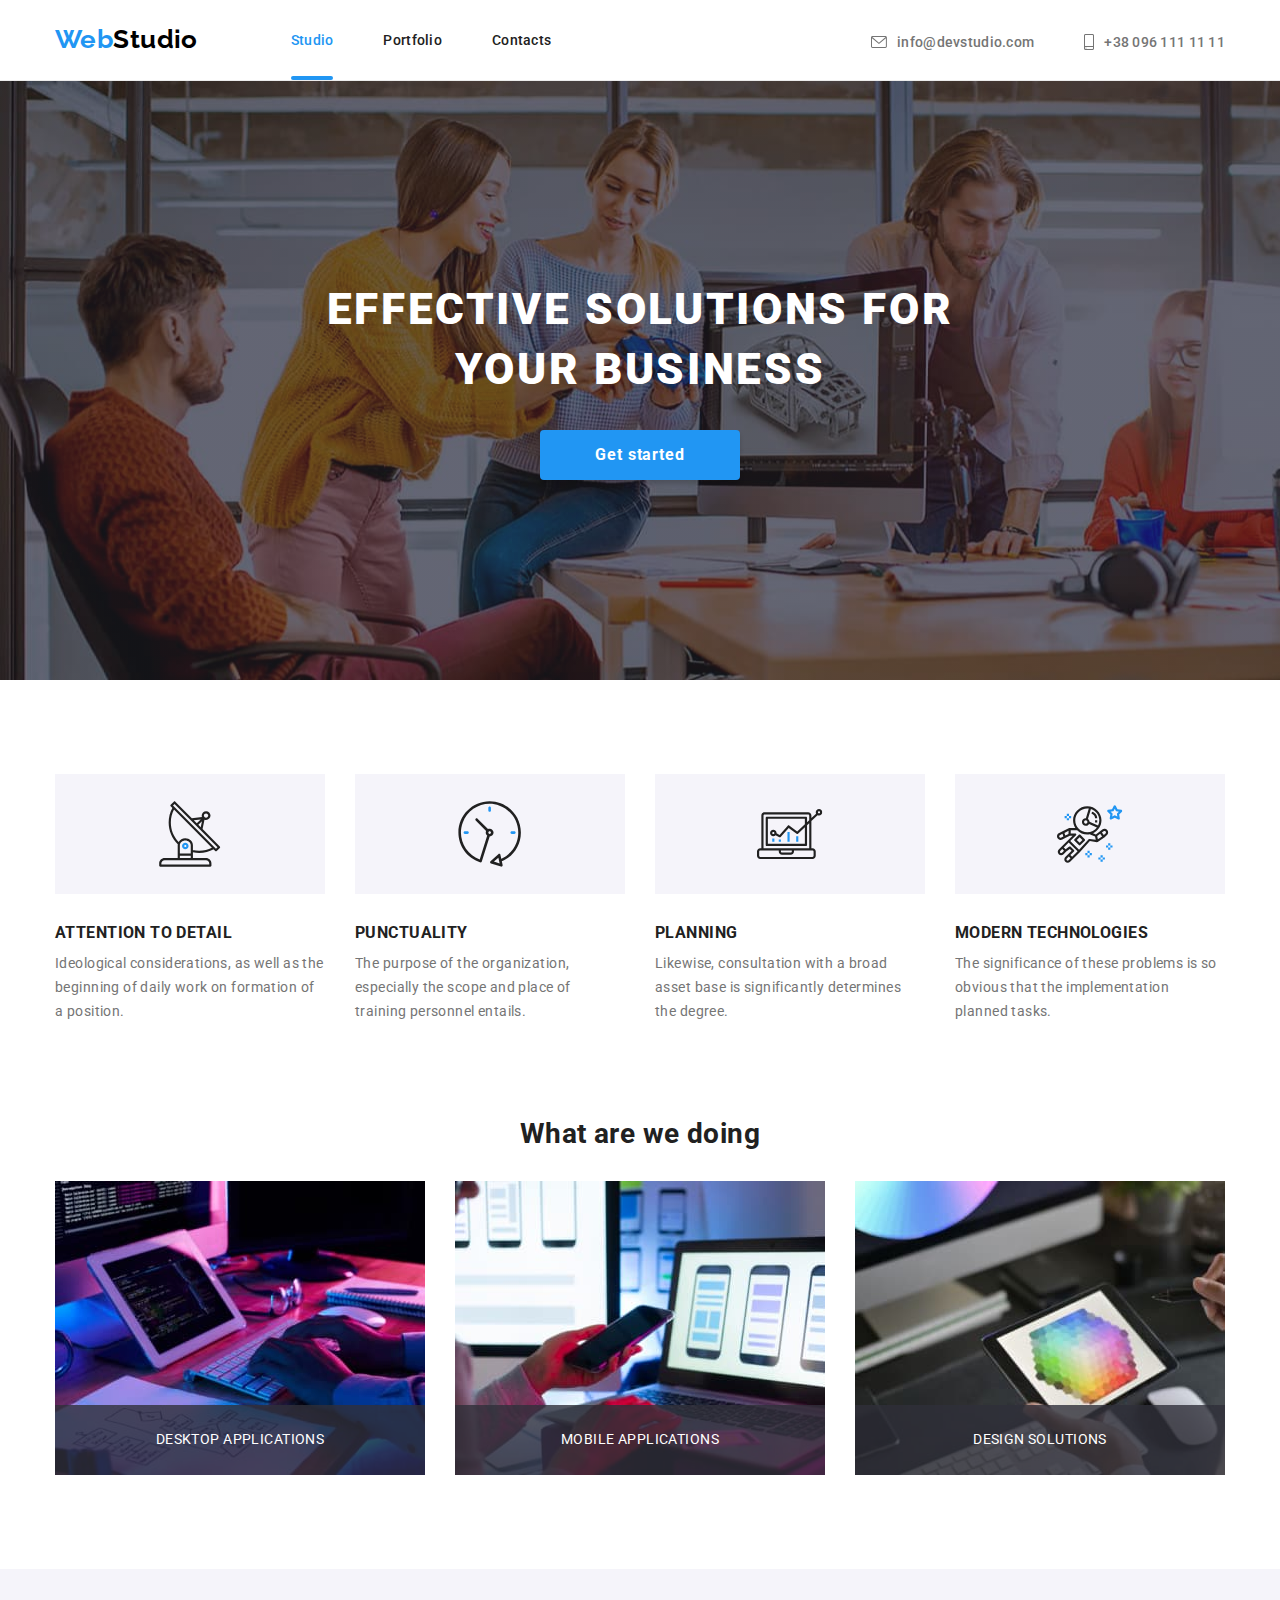
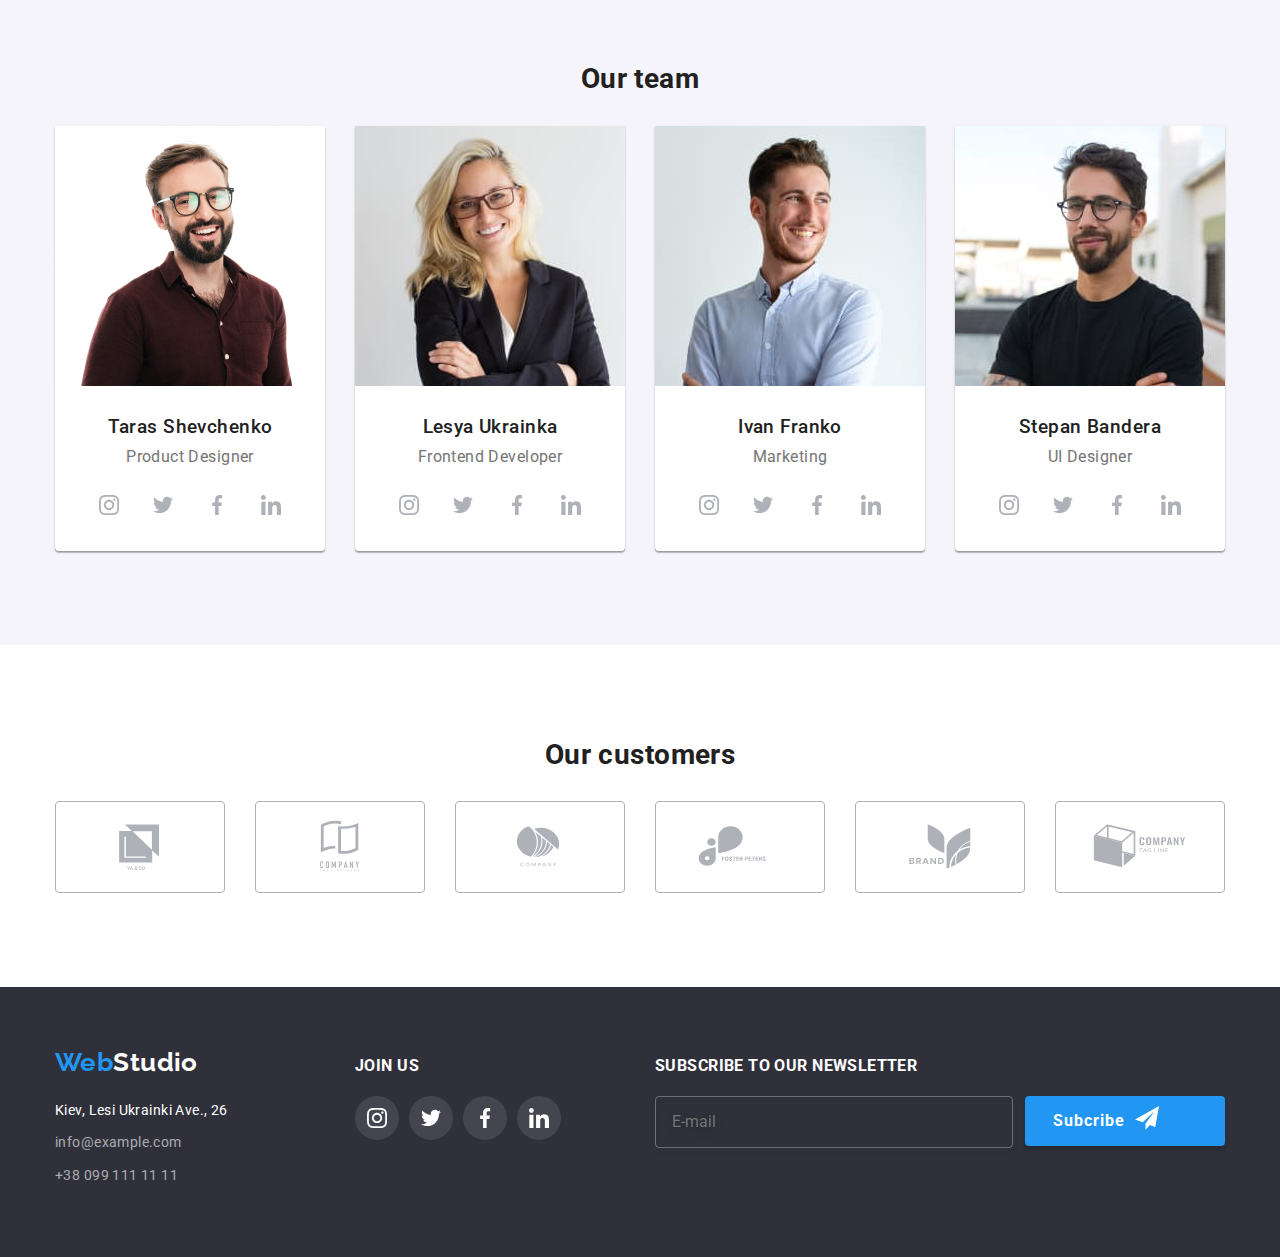
<file: index.html>
<!DOCTYPE html>
<html lang="ru">
  <head>
    <meta charset="UTF-8" />
    <meta name="viewport" content="width=device-width, initial-scale=1.0" />
    <title>WebStudio</title>

    <link rel="preconnect" href="https://fonts.gstatic.com" />
    <link
      href="https://fonts.googleapis.com/css2?family=Raleway:wght@700&family=Roboto:wght@400;500;700;900&display=swap"
      rel="stylesheet"
    />
    <link rel="stylesheet" href="./css/main.min.css" />
  </head>

  <body class="body" data-body >
    <header class="header">
      <div class="container header--container">
        <a href="./index.html" class="logo link logo--header-padding"
          ><span class="logo_color-accent">Web</span>Studio</a
        >

        <nav>
          <ul class="site-nav list site-nav--desktop">
            <li class="site-nav__item site-nav--active-menu">
              <a class="site-nav__link link" href="">Studio</a>
            </li>
            <li class="site-nav__item">
              <a class="site-nav__link link" href="./portfolio.html"
                >Portfolio</a
              >
            </li>

            <li class="site-nav__item">
              <a class="site-nav__link link" href="">Contacts</a>
            </li>
          </ul>
        </nav>

        <ul class="contact list">
          <li class="contact__item">
            <a class="contact__link contact__link-mail link" href="mailto:info@devstudio.com">
              <svg class="contact__icon-envelope">
                <use href="./images/icons.svg#icon-envelope"></use>
              </svg>
              info@devstudio.com</a
            >
          </li>
          <li class="contact__item">
            <a class="contact__link contact__link-tel link" href="tel:+380961111111">
              <svg class="contact__icon-phone">
                <use href="./images/icons.svg#icon-smartphone"></use>
              </svg>
              +38 096 111 11 11</a
            >
          </li>
        </ul>

        <button type="button" class="mobile-menu__button" data-menu-button data-menu-button-fixed>
          <svg
            class="mobile-menu__icon"
            width="40px"
            height="40px"
            aria-label="Переключатель мобильного меню"
            role="Переключатель мобильного меню"
            aria-expanded="false"
          >
            <use
              class="mobile-menu__icon-open"
              href="./images/icons.svg#icon-menu_open"
            ></use>
            <use
              class="mobile-menu__icon-close"
              href="./images/icons.svg#icon-menu_close"
            ></use>
          </svg>
        </button>

        <div class="mobile-menu" data-menu>
          <nav>
            <ul class="mobile-menu__list list site-nav--mobile">
              <li class="mobile-menu__item">
                <a class="mobile-menu__link link mobile-menu--active-menu" href="">Studio</a>
              </li>
              <li class="mobile-menu__item">
                <a class="mobile-menu__link link" href="./portfolio.html"
                  >Portfolio</a
                >
              </li>

              <li class="mobile-menu__item">
                <a class="mobile-menu__link link" href="">Contacts</a>
              </li>
            </ul>
          </nav>

          <ul class="mobile-menu_contact list">
            <li class="mobile-menu_contact__tel">
              <a
                class="mobile-menu_contact__link link"
                href="tel:+380961111111"
              >
                +38 096 111 11 11</a
              >
            </li>
            <li class="mobile-menu_contact__mail">
              <a
                class="mobile-menu_contact__link link"
                href="mailto:info@devstudio.com"
              >
                info@devstudio.com</a
              >
            </li>
          </ul>

          <ul class="list mobile-menu_social-list">
            <li class="mobile-menu_social-list__item">
              <a
                href=""
                class="mobile-menu_social-list__link link"
                rel="noopener noreferrer"
                >Instagram
              </a>
            </li>
            <li class="mobile-menu_social-list__item">
              <a
                href=""
                class="mobile-menu_social-list__link link"
                rel="noopener noreferrer"
              >
                Twitter
              </a>
            </li>
            <li class="mobile-menu_social-list__item">
              <a
                href=""
                class="mobile-menu_social-list__link link"
                rel="noopener noreferrer"
                >Facebook
              </a>
            </li>
            <li class="mobile-menu_social-list__item">
              <a
                href=""
                class="mobile-menu_social-list__link link"
                rel="noopener noreferrer"
              >
                LinkedIn
              </a>
            </li>
          </ul>
        </div>
      </div>
    </header>

    <main >
      <section class="hero hero--bg-image">
        <div class="container ">
          <h1 class="hero__title title-color">
            Effective solutions for your business
          </h1>

          <button class="button" type="button" data-modal-open data-menu-fixed>
            Get started
          
          </button>
        </div>
      </section>

      <section class="features">
        <div class="container">
          <h2 class="visually-hidden">Our advantages</h2>
          <ul class="features__list list">
            <li class="features__item">
              <div class="features__icon-block">
                <svg class="features__icon">
                  <use href="./images/icons.svg#icon-antenna"></use>
                </svg>
              </div>

              <h3 class="features__title title-color"> Attention to detail</h3>
              <p class="features-text">
                Ideological considerations, as well as the beginning of daily work on
                formation of a position.
              </p>
            </li>
            <li class="features__item">
              <div class="features__icon-block">
                <svg class="features__icon">
                  <use href="./images/icons.svg#icon-clock"></use>
                </svg>
              </div>
              <h3 class="features__title title-color">Punctuality</h3>
              <p class="features-text">
                The purpose of the organization, especially the scope and place of training
                personnel entails.
              </p>
            </li>
            <li class="features__item">
              <div class="features__icon-block">
                <svg class="features__icon">
                  <use href="./images/icons.svg#icon-diagram"></use>
                </svg>
              </div>
              <h3 class="features__title title-color">Planning</h3>
              <p class="features-text">
                Likewise, consultation with a broad asset base is significantly
                determines the degree.
              </p>
            </li>
            <li class="features__item">
              <div class="features__icon-block">
                <svg class="features__icon">
                  <use href="./images/icons.svg#icon-astronaut"></use>
                </svg>
              </div>
              <h3 class="features__title title-color">
                Modern technologies
              </h3>
              <p class="features-text">
                The significance of these problems is so obvious that the implementation
                planned tasks.
              </p>
            </li>
          </ul>
        </div>
      </section>

      <section class="occupation">
        <div class="container">
          <h2 class="section-title title-color">What are we doing</h2>

          <ul class="list occupation__list flex">
            <li class="occupation__item">
             <picture>
								<source
									srcset="
										./images/occupation/occupation-1desktop.jpg    1x,
										./images/occupation/occupation-1desktop@2x.jpg 2x
									"
									media="(min-width: 1200px)" />

								<img
									src="./images/occupation/occupation-1desktop.jpg"
									width="370"
									alt="creating-a-site"
							/></picture>
              <p class="occupation__text title_bg-dark">
                Desktop applications
              </p>
            </li>
            <li class="occupation__item">
              <source
									srcset="
										./images/occupation/occupation-2desktop.jpg    1x,
										./images/occupation/occupation-2desktop@2x.jpg 2x
									"
									media="(min-width: 1200px)" />
								<img
									src="./images/occupation/occupation-2desktop.jpg"
									width="370"
									alt="creating-a-web-app"
							/></picture>
              <p class="occupation__text title_bg-dark">Mobile applications</p>
            </li>
            <li class="occupation__item">
              <picture>
								<source
									srcset="
										./images/occupation/occupation-3desktop.jpg    1x,
										./images/occupation/occupation-3desktop@2x.jpg 2x
									"
									media="(min-width: 1200px)" />
								<img
									src="./images/occupation/occupation-3desktop.jpg"
									width="370"
									alt="stylization-web-app"
							/></picture>
              <p class="occupation__text title_bg-dark">Design solutions</p>
            </li>
          </ul>
        </div>
      </section>

      <section class="team">
        <div class="container">
          <h2 class="section-title title-color">Our team</h2>
          <ul class="list team__list">
            <li class="team__item">
              <picture>
								<source
									srcset="
										./images/team/desktop/team-1desktop.jpg    1x,
										./images/team/desktop/team-1desktop@2x.jpg 2x
									"
									media="(min-width: 1200px)" />

								<source
									srcset="
										./images/team/tablet/team-1tablet.jpg  1x,
										./images/team/tablet/team-1tablet@2x.jpg 2x
									"
									media="(min-width: 768px)" />

								<source
									srcset="
										./images/team/mobile/team-1mobile.jpg    1x,
										./images/team/mobile/team-1mobile@2x.jpg 2x
									"
									media="(max-width: 767.98px)" />

								<img
									src="./images/team/desktop/team-1desktop.jpg"
									width="450"
									alt="Игорь Демьяненко"
							/></picture>
              <div class="team-card">
                <h3 class="team-card__title title-color">Taras Shevchenko</h3>
                <p class="team-card__text" lang="en">Product Designer</p>

                <ul class="list social-list social-list--mobile">
                  <li class="social-list__item">
                    <a
                      href=""
                      class="social-list__link"
                      rel="noopener noreferrer"
                    >
                      <svg class="social-list__icon">
                        <use href="./images/icons.svg#icon-instagram"></use>
                      </svg>
                    </a>
                  </li>
                  <li class="social-list__item">
                    <a
                      href=""
                      class="social-list__link"
                      rel="noopener noreferrer"
                    >
                      <svg class="social-list__icon">
                        <use href="./images/icons.svg#icon-twitter"></use>
                      </svg>
                    </a>
                  </li>
                  <li class="social-list__item">
                    <a
                      href=""
                      class="social-list__link"
                      rel="noopener noreferrer"
                    >
                      <svg class="social-list__icon">
                        <use href="./images/icons.svg#icon-facebook"></use>
                      </svg>
                    </a>
                  </li>
                  <li class="social-list__item">
                    <a
                      href=""
                      class="social-list__link"
                      rel="noopener noreferrer"
                    >
                      <svg class="social-list__icon">
                        <use href="./images/icons.svg#icon-linkedin"></use>
                      </svg>
                    </a>
                  </li>
                </ul>
              </div>
            </li>

            <li class="team__item">
             <picture>
								<source
									srcset="
										./images/team/desktop/team-2desktop.jpg    1x,
										./images/team/desktop/team-2desktop@2x.jpg 2x
									"
									media="(min-width: 1200px)" />

								<source
									srcset="
										./images/team/tablet/team-2tablet.jpg  1x,
										./images/team/tablet/team-2tablet@2x.jpg 2x
									"
									media="(min-width: 768px)" />

								<source
									srcset="
										./images/team/mobile/team-2mobile.jpg    1x,
										./images/team/mobile/team-2mobile@2x.jpg 2x
									"
									media="(max-width: 767.98px)" />

							<img
								src="./images/team/desktop/team-2desktop.jpg"
								width="450"
								alt="Ольга Репина"
							/></picture>
              <div class="team-card">
                <h3 class="team-card__title title-color">Lesya Ukrainka</h3>
                <p class="team-card__text" lang="en">Frontend Developer</p>
                <ul class="list social-list">
                  <li class="social-list__item">
                    <a
                      href=""
                      class="social-list__link"
                      rel="noopener noreferrer"
                    >
                      <svg class="social-list__icon">
                        <use href="./images/icons.svg#icon-instagram"></use>
                      </svg>
                    </a>
                  </li>
                  <li class="social-list__item">
                    <a
                      href=""
                      class="social-list__link"
                      rel="noopener noreferrer"
                    >
                      <svg class="social-list__icon">
                        <use href="./images/icons.svg#icon-twitter"></use>
                      </svg>
                    </a>
                  </li>
                  <li class="social-list__item">
                    <a
                      href=""
                      class="social-list__link"
                      rel="noopener noreferrer"
                    >
                      <svg class="social-list__icon">
                        <use href="./images/icons.svg#icon-facebook"></use>
                      </svg>
                    </a>
                  </li>
                  <li class="social-list__item">
                    <a
                      href=""
                      class="social-list__link"
                      rel="noopener noreferrer"
                    >
                      <svg class="social-list__icon">
                        <use href="./images/icons.svg#icon-linkedin"></use>
                      </svg>
                    </a>
                  </li>
                </ul>
              </div>
            </li>
            <li class="team__item">
             <picture>
											<source
									srcset="
										./images/team/desktop/team-3desktop.jpg    1x,
										./images/team/desktop/team-3desktop@2x.jpg 2x
									"
									media="(min-width: 1200px)" />

								<source
									srcset="
										./images/team/tablet/team-3tablet.jpg  1x,
										./images/team/tablet/team-3tablet@2x.jpg 2x
									"
									media="(min-width: 768px)" />

								<source
									srcset="
										./images/team/mobile/team-3mobile.jpg    1x,
										./images/team/mobile/team-3mobile@2x.jpg 2x
									"
									media="(max-width: 767.98px)" />
							<img
								src="./images/team/desktop/team-3desktop.jpg"
								width="450"
								alt="Николай Тарасов"
							/></picture>
              <div class="team-card">
                <h3 class="team-card__title title-color">Ivan Franko</h3>
                <p class="team-card__text" lang="en">Marketing</p>
                <ul class="list social-list">
                  <li class="social-list__item">
                    <a
                      href=""
                      class="social-list__link"
                      rel="noopener noreferrer"
                    >
                      <svg class="social-list__icon">
                        <use href="./images/icons.svg#icon-instagram"></use>
                      </svg>
                    </a>
                  </li>
                  <li class="social-list__item">
                    <a
                      href=""
                      class="social-list__link"
                      rel="noopener noreferrer"
                    >
                      <svg class="social-list__icon">
                        <use href="./images/icons.svg#icon-twitter"></use>
                      </svg>
                    </a>
                  </li>
                  <li class="social-list__item">
                    <a
                      href=""
                      class="social-list__link"
                      rel="noopener noreferrer"
                    >
                      <svg class="social-list__icon">
                        <use href="./images/icons.svg#icon-facebook"></use>
                      </svg>
                    </a>
                  </li>
                  <li class="social-list__item">
                    <a
                      href=""
                      class="social-list__link"
                      rel="noopener noreferrer"
                    >
                      <svg class="social-list__icon">
                        <use href="./images/icons.svg#icon-linkedin"></use>
                      </svg>
                    </a>
                  </li>
                </ul>
              </div>
            </li>

            <li class="team__item">
             <picture>
								<source
								srcset="
									./images/team/desktop/team-4desktop.jpg    1x,
									./images/team/desktop/team-4desktop@2x.jpg 2x
								"
								media="(min-width: 1200px)" />

							<source
								srcset="
									./images/team/tablet/team-4tablet.jpg  1x,
									./images/team/tablet/team-4tablet@2x.jpg 2x
								"
								media="(min-width: 768px)" />

							<source
								srcset="
									./images/team/mobile/team-4mobile.jpg    1x,
									./images/team/mobile/team-4mobile@2x.jpg 2x
								"
								media="(max-width: 767.98px)" />
							<img
								src="./images/team/desktop/team-4desktop.jpg"
								width="450"
								alt="Михаил Ермаков"
							/></picture>
              <div class="team-card">
                <h3 class="team-card__title title-color">Stepan Bandera</h3>
                <p class="team-card__text" lang="en">UI Designer</p>
                <ul class="list social-list">
                  <li class="social-list__item">
                    <a
                      href=""
                      class="social-list__link"
                      rel="noopener noreferrer"
                    >
                      <svg class="social-list__icon">
                        <use href="./images/icons.svg#icon-instagram"></use>
                      </svg>
                    </a>
                  </li>
                  <li class="social-list__item">
                    <a
                      href=""
                      class="social-list__link"
                      rel="noopener noreferrer"
                    >
                      <svg class="social-list__icon">
                        <use href="./images/icons.svg#icon-twitter"></use>
                      </svg>
                    </a>
                  </li>
                  <li class="social-list__item">
                    <a
                      href=""
                      class="social-list__link"
                      rel="noopener noreferrer"
                    >
                      <svg class="social-list__icon">
                        <use href="./images/icons.svg#icon-facebook"></use>
                      </svg>
                    </a>
                  </li>
                  <li class="social-list__item">
                    <a
                      href=""
                      class="social-list__link"
                      rel="noopener noreferrer"
                    >
                      <svg class="social-list__icon">
                        <use href="./images/icons.svg#icon-linkedin"></use>
                      </svg>
                    </a>
                  </li>
                </ul>
              </div>
            </li>
          </ul>
        </div>
      </section>

      <section class="clients">
        <div class="container">
          <h2 class="section-title title-color">Our customers</h2>
          <ul class="list clients-list">
            <li class="clients-list__item">
              <a
                href=""
                class="clients-list__link"
                target="_blank"
                rel="noopener noreferrer"
              >
                <svg class="clients-list__icon">
                  <use class="icon" href="./images/icons.svg#icon-logo-1"></use>
                </svg>
              </a>
            </li>
            <li class="clients-list__item">
              <a
                href=""
                class="clients-list__link"
                target="_blank"
                rel="noopener noreferrer"
              >
                <svg class="clients-list__icon">
                  <use class="icon" href="./images/icons.svg#icon-logo-2"></use>
                </svg>
              </a>
            </li>
            <li class="clients-list__item">
              <a
                href=""
                class="clients-list__link"
                target="_blank"
                rel="noopener noreferrer"
              >
                <svg class="clients-list__icon">
                  <use class="icon" href="./images/icons.svg#icon-logo-3"></use>
                </svg>
              </a>
            </li>
            <li class="clients-list__item">
              <a
                href=""
                class="clients-list__link"
                target="_blank"
                rel="noopener noreferrer"
              >
                <svg class="clients-list__icon">
                  <use class="icon" href="./images/icons.svg#icon-logo-4"></use>
                </svg>
              </a>
            </li>
            <li class="clients-list__item">
              <a
                href=""
                class="clients-list__link"
                target="_blank"
                rel="noopener noreferrer"
              >
                <svg class="clients-list__icon">
                  <use class="icon" href="./images/icons.svg#icon-logo-5"></use>
                </svg>
              </a>
            </li>
            <li class="clients-list__item">
              <a
                href=""
                class="clients-list__link"
                target="_blank"
                rel="noopener noreferrer"
              >
                <svg class="clients-list__icon">
                  <use class="icon" href="./images/icons.svg#icon-logo-6"></use>
                </svg>
              </a>
            </li>
          </ul>
        </div>
      </section>
    </main>

    <footer class="footer">
      <div class="footer_container container">
        <div class="footer__item">
          <a
            href="./index.html"
            class="logo link logo--white footer__title--margin"
          >
            <span class="logo_color-accent">Web</span>Studio</a
          >

          <address class="address">
            <ul class="list address-list">
              <li class="address-list__item address-list--color-white">
                Kiev, Lesi Ukrainki Ave., 26
              </li>
              <li class="address-list__item item">
                <a
                  class="address-list__link link"
                  href="mailto:info@example.com"
                  >info@example.com</a
                >
              </li>
              <li class="address-list__item item">
                <a class="address-list__link link" href="tel:+380991111111"
                  >+38 099 111 11 11</a
                >
              </li>
            </ul>
          </address>
        </div>

        <div class="footer__item">
          <h3 class="title-color title_bg-dark footer__title--margin">
            Join us
          </h3>
          <ul class="list social-list">
            <li class="social-list__item">
              <a
                href=""
                class="social-list__link social-list_bg-color"
                target="_blank"
                rel="noopener noreferrer"
              >
                <svg class="social-list__icon social-list__icon--white">
                  <use href="./images/icons.svg#icon-instagram"></use>
                </svg>
              </a>
            </li>
            <li class="social-list__item">
              <a
                href=""
                class="social-list__link social-list_bg-color"
                target="_blank"
                rel="noopener noreferrer"
              >
                <svg class="social-list__icon social-list__icon--white">
                  <use href="./images/icons.svg#icon-twitter"></use>
                </svg>
              </a>
            </li>
            <li class="social-list__item">
              <a
                href=""
                class="social-list__link social-list_bg-color"
                target="_blank"
                rel="noopener noreferrer"
              >
                <svg class="social-list__icon social-list__icon--white">
                  <use href="./images/icons.svg#icon-facebook"></use>
                </svg>
              </a>
            </li>
            <li class="social-list__item">
              <a
                href=""
                class="social-list__link social-list_bg-color"
                target="_blank"
                rel="noopener noreferrer"
              >
                <svg class="social-list__icon social-list__icon--white">
                  <use href="./images/icons.svg#icon-linkedin"></use>
                </svg>
              </a>
            </li>
          </ul>
        </div>

        <div class="footer__item">
          <h3 class="title-color title_bg-dark footer__title--margin">
            Subscribe to our newsletter
          </h3>
          <form class="footer__form">
            <label class="footer__label">
              <input class="footer__input" name="email" placeholder="E-mail" />
            </label>

            <button class="button footer__btn--inline-flex" type="submit">
              Subcribe
              <svg class="footer__btn-icon">
                <use href="./images/icons.svg#icon-send"></use>
              </svg>
            </button>
          </form>
        </div>
      </div>
    </footer>

    <div class="backdrop is-hidden" data-modal>
      <div class="modal">
        <p class="title-color modal__title">
          Leave your details, we will call you back
        </p>
        <form class="form">
          <div class="form__field">
            <label for="user-name" class="form__label">
               <span class="form__text">Name</span>
            <div class="form__input-with-icon">
              <input
                type="text"
                class="form__input"
                name="user-name"
                id="user-name"
                required
              />
              <svg class="form__icon" width="18" height="18">
                <use href="./images/icons.svg#icon-person"></use>
              </svg>
            </div>
          </div>
           </label>

          <div class="form__field">
            <label for="user-tel" class="form__label">
              <span class="form__text">Phone </span> 
            <div class="form__input-with-icon">
              <input
                type="tel"
                class="form__input"
                name="user-tel"
                id="user-tel"
                required
              />
              <svg class="form__icon" width="18" height="18">
                <use href="./images/icons.svg#icon-phone-form"></use>
              </svg>
            </div>
          </div></label>

          <div class="form__field">
            <label for="user-mail" class="form__label">
               <span class="form__text">Почта</span> 
            <div class="form__input-with-icon">
              <input
                type="email"
                class="form__input"
                name="user-mail"
                id="user-mail"
                required
              />
              <svg class="form__icon" width="18" height="18">
                <use href="./images/icons.svg#icon-email"></use>
              </svg>
            </div>
          </div>
          </label>

          <div class="form__field form__field--margin-bottom">
            <label for="user-form__comment" class="form__label"
              >
               <span class="form__text"> Comment</span>
            
            <textarea
              class="form__input form__comment"
              name="form__comment"
              id="user-form__comment"
              cols="30"
              rows="6"
              placeholder="Введите текст"
            ></textarea>
          </div>
</label>
          <div class="form__field--checkbox">
            <label class="form-label--checkbox" for="checkbox">
              <input
                class="form__checkbox visually-hidden"
                type="checkbox"
                name="check-agreement"
                id="checkbox"
              />
              <svg class="form__check-icon" width="16" height="15">
                <use href="./images/icons.svg#icon-check"></use>
              </svg>
              <span class="form__checkbox-text"
                >I agree with the newsletter and accept
                <a class="form__checkbox-link link" href="">Agreement conditions</a>
              </span>
            </label>
          </div>

          <button class="button form__btn-modal" type="submit">
            Send
          </button>
        </form>

        <button class="modal__btn-close" type="button" data-modal-close>
          <svg class="modal__icon-close">
            <use href="./images/icons.svg#icon-close"></use>
          </svg>
        </button>
      </div>
    </div>

    <script src="./js/modal.js"></script>

    <script src="./js/mobile-menu.js"></script>
  </body>
</html>
</file>
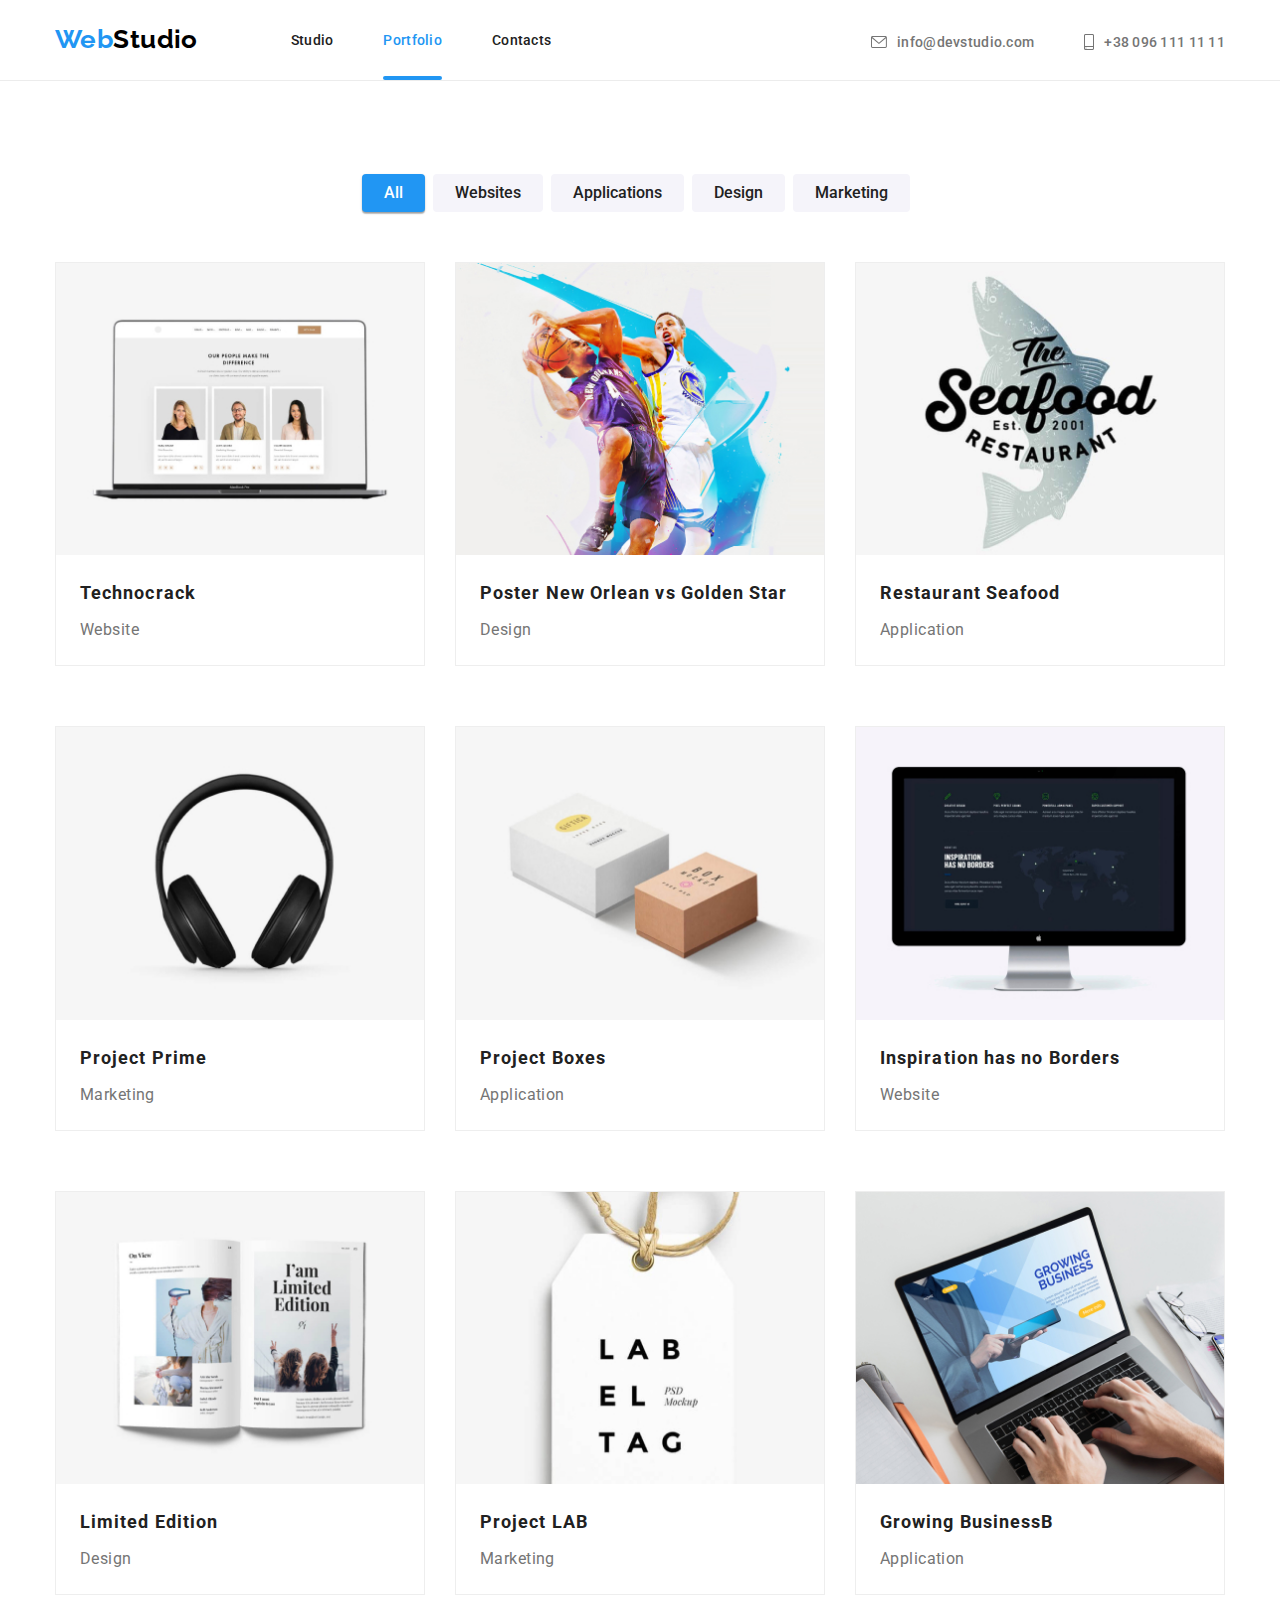
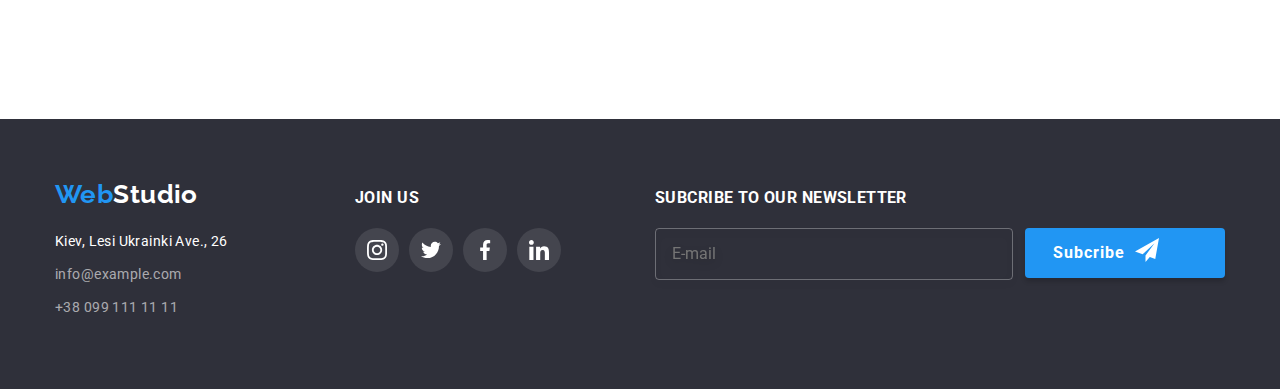
<file: portfolio.html>
<!DOCTYPE html>
<html lang="ru">
  <head>
    <meta charset="UTF-8" />
    <meta name="viewport" content="width=device-width, initial-scale=1.0" />

    <title>Portfolio</title>

    <link rel="preconnect" href="https://fonts.gstatic.com" />
    <link
      href="https://fonts.googleapis.com/css2?family=Raleway:wght@700&family=Roboto:wght@400;500;700;900&display=swap"
      rel="stylesheet"
    />
    <link rel="stylesheet" href="./css/main.min.css" />
  </head>
  <header class="header">
    <div class="container header--container">
      <a href="./index.html" class="logo link logo--header-padding"
        ><span class="logo_color-accent">Web</span>Studio</a
      >

      <nav>
        <ul class="site-nav list site-nav--desktop">
          <li class="site-nav__item">
            <a class="site-nav__link link" href="./index.html">Studio</a>
          </li>
          <li class="site-nav__item site-nav--active-menu">
            <a class="site-nav__link link" href="./portfolio.html">Portfolio</a>
          </li>

          <li class="site-nav__item">
            <a class="site-nav__link link" href="">Contacts</a>
          </li>
        </ul>
      </nav>

      <ul class="contact list">
        <li class="contact__item">
          <a class="contact__link link" href="mailto:info@devstudio.com">
            <svg class="contact__icon-envelope">
              <use href="./images/icons.svg#icon-envelope"></use>
            </svg>
            info@devstudio.com</a
          >
        </li>
        <li class="contact__item">
          <a class="contact__link link" href="tel:+380961111111">
            <svg class="contact__icon-phone">
              <use href="./images/icons.svg#icon-smartphone"></use>
            </svg>
            +38 096 111 11 11</a
          >
        </li>
      </ul>

      <button type="button" class="mobile-menu__button" data-menu-button>
        <svg
          class="mobile-menu__icon"
          width="40px"
          height="40px"
          aria-label="Переключатель мобильного меню"
          aria-expanded="false"
        >
          <use
            class="mobile-menu__icon-open"
            href="./images/icons.svg#icon-menu_open"
          ></use>
          <use
            class="mobile-menu__icon-close"
            href="./images/icons.svg#icon-menu_close"
          ></use>
        </svg>
      </button>

      <div class="mobile-menu" data-menu>
        <nav>
          <ul class="mobile-menu__list list site-nav--mobile">
            <li class="mobile-menu__item">
              <a class="mobile-menu__link link" href="">Studio</a>
            </li>
            <li class="mobile-menu__item">
              <a class="mobile-menu__link mobile-menu--active-menu link " href="./portfolio.html"
                >Portfolio</a
              >
            </li>

            <li class="mobile-menu__item">
              <a class="mobile-menu__link link" href="">Contacts</a>
            </li>
          </ul>
        </nav>

        <ul class="mobile-menu_contact list">
          <li class="mobile-menu_contact__tel">
            <a class="mobile-menu_contact__link link" href="tel:+380961111111">
              +38 096 111 11 11</a
            >
          </li>
          <li class="mobile-menu_contact__mail">
            <a
              class="mobile-menu_contact__link link"
              href="mailto:info@devstudio.com"
            >
              info@devstudio.com</a
            >
          </li>
        </ul>

        <ul class="list mobile-menu_social-list">
          <li class="mobile-menu_social-list__item">
            <a
              href=""
              class="mobile-menu_social-list__link link"
              rel="noopener noreferrer"
              >Instagram
            </a>
          </li>
          <li class="mobile-menu_social-list__item">
            <a
              href=""
              class="mobile-menu_social-list__link link"
              rel="noopener noreferrer"
            >
              Twitter
            </a>
          </li>
          <li class="mobile-menu_social-list__item">
            <a
              href=""
              class="mobile-menu_social-list__link link"
              rel="noopener noreferrer"
              >Facebook
            </a>
          </li>
          <li class="mobile-menu_social-list__item">
            <a
              href=""
              class="mobile-menu_social-list__link link"
              rel="noopener noreferrer"
            >
              LinkedIn
            </a>
          </li>
        </ul>
      </div>
    </div>
  </header>

  <body>
    <main>
      <section class="portfolio">
        <div class="container">
          <h1 class="visually-hidden">Our Works</h1>
          <ul class="filter-list filter-list--margin-bottom list">
            <li class="filter-list__item">
              <button
                class="filter-list__button filter-list--active-button"
                type="button"
              >
                All
              </button>
            </li>
            <li class="filter-list__item">
              <button class="filter-list__button" type="button">
                Websites
              </button>
            </li>
            <li class="filter-list__item">
              <button class="filter-list__button" type="button">
                Applications
              </button>
            </li>
            <li class="filter-list__item">
              <button class="filter-list__button" type="button">Design</button>
            </li>
            <li class="filter-list__item">
              <button class="filter-list__button" type="button">
                Marketing
              </button>
            </li>
          </ul>

          <ul class="portfolio_list list">
            <li class="portfolio__item">
              <a class="link portfolio__link" href="">
                <div class="overflow">
                  <picture>
                    <source
                      srcset="
                        ./images/portfolio/desktop/portfolio-1desktop.jpg    1x,
                        ./images/portfolio/desktop/portfolio-1desktop@2x.jpg 2x
                      "
                      media="(min-width: 1200px)" />
                    <source
                      srcset="
                        ./images/portfolio/tablet/portfolio-1tablet.jpg    1x,
                        ./images/portfolio/tablet/portfolio-1tablet@2x.jpg 2x
                      "
                      media="(min-width: 768px)" />
                    <source
                      srcset="
                        ./images/portfolio/mobile/portfolio-1mobile.jpg    1x,
                        ./images/portfolio/mobile/portfolio-1mobile@2x.jpg 2x
                      "
                      media="(max-width: 767.98px)" />
                    <img
                      src="./images/portfolio/desktop/portfolio-1desktop.jpg"
                      width="450"
                      alt=""
                  /></picture>
                  <div class="overlay">
                    russia is terrorist
                  </div>
                </div>
                <div class="portfolio-card">
                  <h2 class="portfolio-card__tittle title-color">Technocrack</h2>
                  <p class="portfolio-card__text">Website</p>
                </div>
              </a>
            </li>

            <li class="portfolio__item">
              <a class="link portfolio__link" href="">
                <div class="overflow">
                  <picture>
                    <source
                      srcset="
                        ./images/portfolio/desktop/portfolio-2desktop.jpg    1x,
                        ./images/portfolio/desktop/portfolio-2desktop@2x.jpg 2x
                      "
                      media="(min-width: 1200px)" />
                    <source
                      srcset="
                        ./images/portfolio/tablet/portfolio-2tablet.jpg    1x,
                        ./images/portfolio/tablet/portfolio-2tablet@2x.jpg 2x
                      "
                      media="(min-width: 768px)" />
                    <source
                      srcset="
                        ./images/portfolio/mobile/portfolio-2mobile.jpg    1x,
                        ./images/portfolio/mobile/portfolio-2mobile@2x.jpg 2x
                      "
                      media="(max-width: 767.98px)" />
                    <img
                      src="./images/portfolio/desktop/portfolio-2desktop.jpg"
                      width="450"
                      alt=""
                  /></picture>
                  <div class="overlay">
                    russia is terrorist
                  </div>
                </div>
                <div class="portfolio-card">
                  <h2 class="portfolio-card__tittle title-color">
                    Poster New Orlean vs Golden Star
                  </h2>
                  <p class="portfolio-card__text">Design</p>
                </div>
              </a>
            </li>

            <li class="portfolio__item">
              	<a class="link" href=""></a>
            
                <div class="overflow">
                  <picture>
										<source srcset="./images/portfolio/desktop/portfolio-3desktop.jpg 1x, ./images/portfolio/desktop/portfolio-3desktop@2x.jpg 2x" media="(min-width: 1200px)" />
										<source srcset="./images/portfolio/tablet/portfolio-3tablet.jpg 1x, ./images/portfolio/tablet/portfolio-3tablet@2x.jpg 2x" media="(min-width: 768px)" />
										<source srcset="./images/portfolio/mobile/portfolio-3mobile.jpg 1x, ./images/portfolio/mobile/portfolio-3mobile@2x.jpg 2x" media="(max-width: 767.98px)" />
										<img
										src="./images/portfolio/desktop/portfolio-3desktop.jpg"
										width="450"
										alt=""
									/></picture>
                  <div class="overlay">
                    russia is terrorist
                  </div>
                </div>
                <div class="portfolio-card">
                  <h2 class="portfolio-card__tittle title-color">
                    Restaurant Seafood
                  </h2>
                  <p class="portfolio-card__text">Application</p>
                </div>
              </a>
            </li>

            <li class="portfolio__item">
              	<a class="link" href=""></a>
           
                <div class="overflow">
                  <picture>
										<source srcset="./images/portfolio/desktop/portfolio-4desktop.jpg 1x, ./images/portfolio/desktop/portfolio-4desktop@2x.jpg 2x" media="(min-width: 1200px)" />
										<source srcset="./images/portfolio/tablet/portfolio-4tablet.jpg 1x, ./images/portfolio/tablet/portfolio-4tablet@2x.jpg 2x" media="(min-width: 768px)" />
										<source srcset="./images/portfolio/mobile/portfolio-4mobile.jpg 1x, ./images/portfolio/mobile/portfolio-4mobile@2x.jpg 2x" media="(max-width: 767.98px)" />
										<img
										src="./images/portfolio/desktop/portfolio-4desktop.jpg"
										width="450"
										alt=""
									/></picture>
                  <div class="overlay">
                    russia is terrorist
                  </div>
                </div>
                <div class="portfolio-card">
                  <h2 class="portfolio-card__tittle title-color">
                    Project Prime
                  </h2>
                  <p class="portfolio-card__text">Marketing</p>
                </div>
              </a>
            </li>

            <li class="portfolio__item">
	<a class="link" href=""></a>
                <div class="overflow">
                         <picture>
										<source srcset="./images/portfolio/desktop/portfolio-5desktop.jpg 1x, ./images/portfolio/desktop/portfolio-5desktop@2x.jpg 2x" media="(min-width: 1200px)" />
										<source srcset="./images/portfolio/tablet/portfolio-5tablet.jpg 1x, ./images/portfolio/tablet/portfolio-5tablet@2x.jpg 2x" media="(min-width: 768px)" />
										<source srcset="./images/portfolio/mobile/portfolio-5mobile.jpg 1x, ./images/portfolio/mobile/portfolio-5mobile@2x.jpg 2x" media="(max-width: 767.98px)" />
										<img
										src="./images/portfolio/desktop/portfolio-5desktop.jpg"
										width="450"
										alt=""
									/></picture>
                  <div class="overlay">
                    russia is terrorist
                  </div>
                </div>
                <div class="portfolio-card">
                  <h2 class="portfolio-card__tittle title-color">
                    Project Boxes
                  </h2>
                  <p class="portfolio-card__text">Application</p>
                </div>
              </a>
            </li>

            <li class="portfolio__item">
              <a class="link portfolio__link" href="">
                <div class="overflow">
                  <picture>
										<source srcset="./images/portfolio/desktop/portfolio-6desktop.jpg 1x, ./images/portfolio/desktop/portfolio-6desktop@2x.jpg 2x" media="(min-width: 1200px)" />
										<source srcset="./images/portfolio/tablet/portfolio-6tablet.jpg 1x, ./images/portfolio/tablet/portfolio-6tablet@2x.jpg 2x" media="(min-width: 768px)" />
										<source srcset="./images/portfolio/mobile/portfolio-6mobile.jpg 1x, ./images/portfolio/mobile/portfolio-6mobile@2x.jpg 2x" media="(max-width: 767.98px)" />
										<img
										src="./images/portfolio/desktop/portfolio-6desktop.jpg"
										width="450"
										alt=""
									/></picture>
                  <div class="overlay">
                    russia is terrorist
                  </div>
                </div>
                <div class="portfolio-card">
                  <h2 class="portfolio-card__tittle title-color">
                    Inspiration has no Borders
                  </h2>
                  <p class="portfolio-card__text">Website</p>
                </div>
              </a>
            </li>

            <li class="portfolio__item">
              <a class="link portfolio__link" href="">
                <div class="overflow">
                 <picture>
										<source srcset="./images/portfolio/desktop/portfolio-7desktop.jpg 1x, ./images/portfolio/desktop/portfolio-7desktop@2x.jpg 2x" media="(min-width: 1200px)" />
										<source srcset="./images/portfolio/tablet/portfolio-7tablet.jpg 1x, ./images/portfolio/tablet/portfolio-7tablet@2x.jpg 2x" media="(min-width: 768px)" />
										<source srcset="./images/portfolio/mobile/portfolio-7mobile.jpg 1x, ./images/portfolio/mobile/portfolio-7mobile@2x.jpg 2x" media="(max-width: 767.98px)" />
										<img
										src="./images/portfolio/desktop/portfolio-7desktop.jpg"
										width="450"
										alt=""
									/></picture>
                  <div class="overlay">
                    russia is terrorist
                  </div>
                </div>
                <div class="portfolio-card">
                  <h2 class="portfolio-card__tittle title-color">
                    Limited Edition
                  </h2>
                  <p class="portfolio-card__text">Design</p>
                </div>
              </a>
            </li>

            <li class="portfolio__item">
              <a class="link portfolio__link" href="">
                <div class="overflow">
                 <picture>
										<source srcset="./images/portfolio/desktop/portfolio-8desktop.jpg 1x, ./images/portfolio/desktop/portfolio-8desktop@2x.jpg 2x" media="(min-width: 1200px)" />
										<source srcset="./images/portfolio/tablet/portfolio-8tablet.jpg 1x, ./images/portfolio/tablet/portfolio-8tablet@2x.jpg 2x" media="(min-width: 768px)" />
										<source srcset="./images/portfolio/mobile/portfolio-8mobile.jpg 1x, ./images/portfolio/mobile/portfolio-8mobile@2x.jpg 2x" media="(max-width: 767.98px)" />
										<img
										src="./images/portfolio/desktop/portfolio-8desktop.jpg"
										width="450"
										alt=""
									/></picture>
                  <div class="overlay">
                    russia is terrorist
                  </div>
                </div>
                <div class="portfolio-card">
                  <h2 class="portfolio-card__tittle title-color">Project LAB</h2>
                  <p class="portfolio-card__text">Marketing</p>
                </div>
              </a>
            </li>
            <li class="portfolio__item">
              <a class="link portfolio__link" href="">
                <div class="overflow">
                 <picture>
										<source srcset="./images/portfolio/desktop/portfolio-9desktop.jpg 1x, ./images/portfolio/desktop/portfolio-9desktop@2x.jpg 2x" media="(min-width: 1200px)" />
										<source srcset="./images/portfolio/tablet/portfolio-9tablet.jpg 1x, ./images/portfolio/tablet/portfolio-9tablet@2x.jpg 2x" media="(min-width: 768px)" />
										<source srcset="./images/portfolio/mobile/portfolio-9mobile.jpg 1x, ./images/portfolio/mobile/portfolio-9mobile@2x.jpg 2x" media="(max-width: 767.98px)" />
										<img
										src="./images/portfolio/desktop/portfolio-9desktop.jpg"
										width="450"
										alt=""
									/></picture>
                  <div class="overlay">
                    russia is terrorist
                  </div>
                </div>
                <div class="portfolio-card">
                  <h2 class="portfolio-card__tittle title-color"> Growing BusinessB</h2>
                  <p class="portfolio-card__text">Application</p>
                </div>
              </a>
            </li>
          </ul>
        </div>
      </section>
    </main>

    <footer class="footer">
      <div class="footer_container container">
        <div class="footer__item">
          <a
            href="./index.html"
            class="logo link logo--white footer__title--margin"
          >
            <span class="logo_color-accent">Web</span>Studio</a
          >

          <address class="address">
            <ul class="list address-list">
              <li class="address-list__item address-list--color-white">
                Kiev, Lesi Ukrainki Ave., 26
              </li>
              <li class="address-list__item item">
                <a
                  class="address-list__link link"
                  href="mailto:info@example.com"
                  >info@example.com</a
                >
              </li>
              <li class="address-list__item item">
                <a class="address-list__link link" href="tel:+380991111111"
                  >+38 099 111 11 11</a
                >
              </li>
            </ul>
          </address>
        </div>

        <div class="footer__item">
          <h3 class="title-color title_bg-dark footer__title--margin">
            Join us
          </h3>
          <ul class="list social-list">
            <li class="social-list__item">
              <a
                href=""
                class="social-list__link social-list_bg-color"
                target="_blank"
                rel="noopener noreferrer"
              >
                <svg class="social-list__icon social-list__icon--white">
                  <use href="./images/icons.svg#icon-instagram"></use>
                </svg>
              </a>
            </li>
            <li class="social-list__item">
              <a
                href=""
                class="social-list__link social-list_bg-color"
                target="_blank"
                rel="noopener noreferrer"
              >
                <svg class="social-list__icon social-list__icon--white">
                  <use href="./images/icons.svg#icon-twitter"></use>
                </svg>
              </a>
            </li>
            <li class="social-list__item">
              <a
                href=""
                class="social-list__link social-list_bg-color"
                target="_blank"
                rel="noopener noreferrer"
              >
                <svg class="social-list__icon social-list__icon--white">
                  <use href="./images/icons.svg#icon-facebook"></use>
                </svg>
              </a>
            </li>
            <li class="social-list__item">
              <a
                href=""
                class="social-list__link social-list_bg-color"
                target="_blank"
                rel="noopener noreferrer"
              >
                <svg class="social-list__icon social-list__icon--white">
                  <use href="./images/icons.svg#icon-linkedin"></use>
                </svg>
              </a>
            </li>
          </ul>
        </div>

        <div class="footer__item">
          <h3 class="title-color title_bg-dark footer__title--margin">
            Subcribe to our newsletter
          </h3>
          <form class="footer__form">
            <label class="footer__label">
              <input class="footer__input" name="email" placeholder="E-mail" />
            </label>

            <button class="button footer__btn--inline-flex" type="submit">
              Subcribe
              <svg class="footer__btn-icon">
                <use href="./images/icons.svg#icon-send"></use>
              </svg>
            </button>
          </form>
        </div>
      </div>
    </footer>

    <script src="./js/mobile-menu.js"></script>
  </body>
</html>
</file>
<file: css/main.min.css>
/*! modern-normalize v1.0.0 | MIT License | https://github.com/sindresorhus/modern-normalize */*,::after,::before{box-sizing:border-box}:root{-moz-tab-size:4;tab-size:4}html{line-height:1.15;-webkit-text-size-adjust:100%}body{margin:0}body{font-family:system-ui,-apple-system,'Segoe UI',Roboto,Helvetica,Arial,sans-serif,'Apple Color Emoji','Segoe UI Emoji'}hr{height:0;color:inherit}abbr[title]{text-decoration:underline dotted}b,strong{font-weight:bolder}code,kbd,pre,samp{font-family:ui-monospace,SFMono-Regular,Consolas,'Liberation Mono',Menlo,monospace;font-size:1em}small{font-size:80%}sub,sup{font-size:75%;line-height:0;position:relative;vertical-align:baseline}sub{bottom:-.25em}sup{top:-.5em}table{text-indent:0;border-color:inherit}button,input,optgroup,select,textarea{font-family:inherit;font-size:100%;line-height:1.15;margin:0}button,select{text-transform:none}[type=button],[type=reset],[type=submit],button{-webkit-appearance:button}::-moz-focus-inner{border-style:none;padding:0}:-moz-focusring{outline:1px dotted ButtonText}:-moz-ui-invalid{box-shadow:none}legend{padding:0}progress{vertical-align:baseline}::-webkit-inner-spin-button,::-webkit-outer-spin-button{height:auto}[type=search]{-webkit-appearance:textfield;outline-offset:-2px}::-webkit-search-decoration{-webkit-appearance:none}::-webkit-file-upload-button{-webkit-appearance:button;font:inherit}summary{display:list-item}:root{--prymary-color: #757575;--secondary-color: #212121;--accent-color: #2196f3;--dark-bg-color: #2f303a;--section-bg-color: #f5f4fa;--logo-header: #000000;--logo-footer-and-active-link-button: #ffffff;--icon-color: #afb1b8;--icon-color-hover: #ffffff;--time-drn: 250ms;--time-trans-fcn: cubic-bezier(0.4, 0, 0.2, 1);--grid-mrgn-left: 30px;--grid-mrgn-top: 30px;--grid-item: 3;--grid-indent: 30px}.social-list__link,.features__icon-block,.clients-list__link{display:flex;justify-content:center;align-items:center}section{width:100%;padding-top:60px;padding-bottom:60px}@media screen and (min-width: 768px){section{padding-top:94px;padding-bottom:94px}}.container{display:block;width:100%;margin-right:auto;margin-left:auto;padding-left:15px;padding-right:15px}@media screen and (min-width: 480px){.container{width:480px}}@media screen and (min-width: 768px){.container{width:768px}}@media screen and (min-width: 1200px){.container{width:1200px}}html{box-sizing:border-box}*,*::after,*::before{box-sizing:inherit}body{font-family:"Roboto", sans-serif;font-size:14px;font-weight:400;letter-spacing:0.03em;color:var(--prymary-color)}@media screen and (min-width: 768px){body{padding-top:80px}}body.is-fixed{position:fixed}h1,h2,h3,h4,h5,h6,p{margin:0;padding:0}img{display:block;max-width:100%;height:auto}.visually-hidden{position:absolute !important;clip:rect(1px 1px 1px 1px);clip:rect(1px, 1px, 1px, 1px);padding:0 !important;border:0 !important;height:1px !important;width:1px !important;overflow:hidden}.list{list-style-type:none;padding:0;margin:0}.link{text-decoration:none;color:inherit;transition:color var(--time-drn) var(--time-trans-fcn)}.link:hover,.link:focus{color:var(--accent-color)}.title-color{color:var(--secondary-color)}.section-title{font-weight:700;text-align:center;font-size:28px;line-height:1.17;margin-bottom:30px}.title_bg-dark{line-height:1.14;text-transform:uppercase;color:var(--logo-footer-and-active-link-button)}.button{display:block;text-align:center;margin-right:auto;margin-left:auto;padding:10px 28px;border:none;min-width:200px;height:50px;cursor:pointer;font-weight:700;font-size:16px;line-height:1.87;letter-spacing:0.06em;color:var(--logo-footer-and-active-link-button);border-color:var(--accent-color);background-color:var(--accent-color);box-shadow:0px 4px 4px rgba(0,0,0,0.15);border-radius:4px}.social-list{display:inline-flex}.social-list__item{margin-right:10px}.social-list__item:last-child{margin-right:0px}.social-list__link{background-size:contain;height:44px;width:44px;border-radius:50%;transition:background-color var(--time-drn) var(--time-trans-fcn)}.social-list__link:hover,.social-list__link:focus{background-color:var(--accent-color)}.social-list__link:hover:hover .social-list__icon,.social-list__link:hover:focus .social-list__icon,.social-list__link:focus:hover .social-list__icon,.social-list__link:focus:focus .social-list__icon{fill:var(--icon-color-hover)}.social-list__icon{width:20px;height:20px;fill:var(--icon-color);transition:fill var(--time-drn) var(--time-trans-fcn)}.social-list__icon--white{fill:var(--logo-footer-and-active-link-button)}.social-list_bg-color{background-color:rgba(255,255,255,0.1)}.logo{display:inline-block;font-family:"Raleway", sans-serif;font-size:24px;line-height:1.16;font-weight:700;color:var(--logo-header);transition:color var(--time-drn) var(--time-trans-fcn)}.logo--header-padding{padding-top:16px;padding-bottom:16px}.logo_color-accent{color:var(--accent-color)}.logo--white{color:var(--logo-footer-and-active-link-button)}@media screen and (min-width: 1200px){.logo{font-size:26px;line-height:1.2}}.site-nav{display:flex;margin-left:88px;margin-right:80px;font-size:12px;font-weight:500;line-height:1.15;letter-spacing:0.02em;color:var(--secondary-color)}@media screen and (max-width: 767px){.site-nav--desktop{display:none}}@media screen and (min-width: 1200px){.site-nav{margin-left:93px;font-size:14px}}.site-nav__item{margin-right:50px}.site-nav__item:last-child{margin-right:0px}.site-nav__link{display:block;padding-top:32px;padding-bottom:28px;transition:color var(--time-drn) var(--time-trans-fcn)}.site-nav--active-menu{color:var(--accent-color)}.site-nav--active-menu::after{content:"";display:block;height:4px;width:100%;background-color:var(--accent-color);border-radius:2px}.mobile-menu{display:none;padding-top:48px;padding-bottom:40px;padding-left:40px;padding-right:40px;position:fixed;top:0;left:0;width:100%;height:100%;background-color:#fff;z-index:10;overflow:hidden;font-weight:500;letter-spacing:0.02em}@media screen and (min-width: 768px){.mobile-menu{display:none}}@media screen and (max-width: 768px){.mobile-menu.is-open{display:flex;flex-direction:column;justify-content:space-between}}.mobile-menu__button{position:relative;height:40px;width:40px;padding-top:10px;padding-bottom:10px;border:none;padding:0;margin-top:10px;margin-bottom:10px;background-color:transparent;transition:fill var(--time-drn) var(--time-trans-fcn)}.mobile-menu__button:active,.mobile-menu__button:focus{fill:var(--accent-color)}.mobile-menu__button.is-open{position:absolute;top:0;right:15px;z-index:100}.mobile-menu__button.is-open .mobile-menu__icon-close{display:block}.mobile-menu__button.is-open .mobile-menu__icon-open{display:none}@media screen and (min-width: 768px){.mobile-menu__button{display:none}}.mobile-menu__icon-close{display:none}.mobile-menu__list{font-size:40px;line-height:1.17;color:var(--secondary-color);transition:fill var(--time-drn) var(--time-trans-fcn)}@media screen and (max-width: 480px){.mobile-menu__list{font-size:36px}}.mobile-menu__item{margin-bottom:32px}.mobile-menu__item:last-child{margin-bottom:0}.mobile-menu__link:active,.mobile-menu__link:focus{color:var(--accent-color)}.mobile-menu_contact{margin-bottom:64px}.mobile-menu_contact__tel{margin-bottom:32px;font-size:34px;line-height:1.17;color:var(--accent-color)}@media screen and (max-width: 480px){.mobile-menu_contact__tel{font-size:28px}}.mobile-menu_contact__mail{font-size:24px;line-height:1.16}@media screen and (max-width: 480px){.mobile-menu_contact__mail{font-size:18px}}.mobile-menu_social-list{display:flex;flex-wrap:wrap;font-size:18px;line-height:1.22;color:var(--accent-color)}.mobile-menu_social-list__item{border-left:1px solid #ececec;padding-left:10px;padding-right:10px;margin-bottom:8px}.mobile-menu_social-list__item:first-child{padding-left:0;border-left:none}.mobile-menu_social-list__item:last-child{padding-right:0}.mobile-menu--active-menu{color:var(--accent-color)}.contact{display:inline-block}.contact__item-tel{margin-bottom:32px;font-weight:500;font-size:34px;line-height:1.17;letter-spacing:0.02em;color:#2196f3}.contact__item-mail{font-family:Roboto;font-style:normal;font-weight:500;font-size:24px;line-height:28px;letter-spacing:0.02em;color:#757575}.contact--mobile{margin-bottom:64px}@media screen and (max-width: 768px){.desktop_contact{display:none}}@media screen and (min-width: 1200px){.desktop_contact{display:block}}.contact{font-weight:500;line-height:1.15;letter-spacing:0.02em}@media screen and (max-width: 767px){.contact{display:none}}@media screen and (min-width: 768px){.contact{display:block}}@media screen and (min-width: 1200px){.contact{display:flex;margin-left:auto}}@media screen and (min-width: 768px) and (max-width: 1199px){.contact__item:first-child{margin-bottom:10px}}@media screen and (min-width: 1200px){.contact__item+.contact__item{margin-left:50px}}@media screen and (min-width: 768px) and (max-width: 1199px){.contact__link-mail:first-child{padding-top:21px}}@media screen and (min-width: 768px) and (max-width: 1199px){.contact__link-tel:last-child{padding-bottom:21px}}@media screen and (min-width: 1200px){.contact__link{display:flex;justify-content:center;align-items:center;padding-top:32px;padding-bottom:28px}}.contact__link:hover .contact__icon-phone,.contact__link:focus .contact__icon-phone,.contact__link:hover .contact__icon-envelope,.contact__link:focus .contact__icon-envelope{fill:var(--accent-color)}.contact__icon-envelope{height:12px;width:16px;margin-right:10px;fill:var(--prymary-color);transition:fill var(--time-drn) var(--time-trans-fcn)}.contact__icon-phone{height:16px;width:10px;margin-right:10px;fill:var(--prymary-color);transition:fill var(--time-drn) var(--time-trans-fcn)}.form__field{font-size:12px;line-height:1.16;letter-spacing:0.01em;color:var(--prymary-color);margin-bottom:10px}.form__field--margin-bottom{margin-bottom:20px}.form__label:focus-within{color:#2196f3}.form__text{display:block;margin-bottom:4px}.form__input{display:inline-block;padding-top:11px;padding-bottom:11px;padding-left:45px;padding-right:12px;width:100%;outline:none;border:1px solid rgba(33,33,33,0.2);border-radius:4px;cursor:pointer;transition:border var(--time-drn) var(--time-trans-fcn)}.form__input:hover,.form__input:focus{border:1px solid var(--accent-color)}.form__input:hover+.form__icon,.form__input:focus+.form__icon{fill:var(--accent-color)}.form__input:hover,.form__input:focus{border:1px solid var(--accent-color)}.form__input-with-icon{position:relative}.form__icon{position:absolute;left:12px;top:50%;transform:translatey(-50%);transition:fill var(--time-drn) var(--time-trans-fcn)}.form__comment{padding-top:12px;padding-bottom:12px;padding-left:16px;padding-right:16px;resize:none}.form__comment::placeholder{line-height:1.14;letter-spacing:0.01em;color:rgba(117,117,117,0.5)}.form__checkbox{position:absolute}.form__checkbox:checked+.form__check-icon{background-color:var(--accent-color);border:transparent;fill:white}@media screen and (max-width: 1199px){.form__checkbox-text{margin-bottom:4px;font-size:11px;line-height:1.16;letter-spacing:0.03em}}.form__checkbox-link{color:var(--accent-color);text-decoration:underline}.form__check-icon{display:inline-block;vertical-align:middle;border:2px solid var(--secondary-color);border-radius:2px;fill:transparent;margin-right:7px}.form__btn-modal{margin-top:30px;font-weight:700;font-size:16;line-height:1.87;letter-spacing:0.06em;transition:background var(--time-drn) var(--time-trans-fcn)}.form__btn-modal:hover,.form__btn-modal:focus{background:#188ce8}.team-card{text-align:center;padding-top:30px;padding-bottom:24px;padding-left:30px;padding-right:30px;font-size:16px;line-height:1.18}.team-card__title{font-weight:500;margin-bottom:10px}.team-card__text{margin-bottom:16px;word-break:break-all}.address-list{font-style:normal;line-height:1.71;letter-spacing:0.03em}.address-list__item{margin-bottom:9px;color:rgba(255,255,255,0.6)}.address-list__item{margin-bottom:9px}.address-list--color-white{margin-bottom:9px;color:#fff}.flex{display:flex;justify-content:space-between;align-items:baseline}.header{width:100%;border-bottom:1px solid #ececec;background-color:#ffffff}@media screen and (min-width: 768px){.header{position:fixed;top:0;left:0;z-index:100}}.header--container{position:relative;display:flex;align-items:center}@media screen and (max-width: 768px){.header--container{justify-content:space-between}}.hero{margin-left:auto;margin-right:auto;padding-top:118px;padding-bottom:118px;text-align:center}@media screen and (min-width: 1200px){.hero{padding-top:200px;padding-bottom:200px}}.hero--bg-image{max-width:1600px;background-repeat:no-repeat;background-size:cover;background-color:var(--dark-bg-color);background-image:linear-gradient(to right, rgba(47,48,58,0.4), rgba(47,48,58,0.4)),url(./../images/hero/hero-mobile.jpg)}@media (min-device-pixel-ratio: 2), (min-resolution: 192dpi), (min-resolution: 2dppx){.hero--bg-image{background-image:linear-gradient(to right, rgba(47,48,58,0.4), rgba(47,48,58,0.4)),url(./../images/hero/hero-mobile@2x.jpg)}}@media screen and (min-width: 768px){.hero--bg-image{background-image:linear-gradient(to right, rgba(47,48,58,0.4), rgba(47,48,58,0.4)),url(./../images/hero/hero-tablet.jpg)}}@media screen and (min-width: 768px) and (min-device-pixel-ratio: 2), screen and (min-width: 768px) and (min-resolution: 192dpi), screen and (min-width: 768px) and (min-resolution: 2dppx){.hero--bg-image{background-image:linear-gradient(to right, rgba(47,48,58,0.4), rgba(47,48,58,0.4)),url(./../images/hero/hero-tablet@2x.jpg)}}@media screen and (min-width: 1200px){.hero--bg-image{background-image:linear-gradient(to right, rgba(47,48,58,0.4), rgba(47,48,58,0.4)),url(./../images/hero/hero-desktop.jpg)}}@media screen and (min-width: 1200px) and (min-device-pixel-ratio: 2), screen and (min-width: 1200px) and (min-resolution: 192dpi), screen and (min-width: 1200px) and (min-resolution: 2dppx){.hero--bg-image{background-image:linear-gradient(to right, rgba(47,48,58,0.4), rgba(47,48,58,0.4)),url(./../images/hero/hero-desktop@2x.jpg)}}.hero__title{margin-right:auto;margin-left:auto;max-width:696px;margin-bottom:30px;font-weight:900;font-size:26px;line-height:1.62;letter-spacing:0.06em;text-transform:uppercase;color:#fff}@media screen and (min-width: 1200px){.hero__title{width:696px;font-size:44px;line-height:1.36}}.backdrop{position:fixed;width:100%;height:100%;top:0px;left:0px;background-color:rgba(0,0,0,0.2);z-index:150;opacity:1;transition:opacity 500ms ease}.backdrop.is-hidden{opacity:0;pointer-events:none}.is-hidden .modal{transform:translate(-200%, 0) scale(0.3)}.modal{width:100%;max-width:450px;padding:40px;position:absolute;top:50%;left:50%;height:581px;transform:translate(-50%, -50%) scale(1);transition:transform 500ms ease;background:#ffffff;box-shadow:0px 1px 3px rgba(0,0,0,0.12),0px 1px 1px rgba(0,0,0,0.14),0px 2px 1px rgba(0,0,0,0.2)}@media screen and (min-width: 1200px){.modal{max-width:528px}}.modal__btn-close{display:flex;align-items:center;justify-content:center;width:30px;height:30px;position:absolute;top:8px;right:8px;background:#ffffff;border:1px solid rgba(0,0,0,0.1);border-radius:50%;padding:0px;cursor:pointer}.modal__btn-close:hover .modal__icon-close,.modal__btn-close:focus .modal__icon-close{fill:var(--accent-color)}.modal__icon-close{width:11px;height:11px;transition:fill var(--time-drn) var(--time-trans-fcn)}.modal__title{margin-bottom:12px;font-weight:700;font-size:20px;line-height:1.15;text-align:center}@media screen and (min-width: 768px){.features__list{display:flex;flex-wrap:wrap;justify-content:space-between}}.features__item{margin-bottom:30px}@media screen and (min-width: 768px){.features__item{flex-basis:calc((100% - 30px) / 2)}}@media screen and (min-width: 768px){.features__item:nth-last-child(-n+2){margin-bottom:0}}@media screen and (min-width: 1200px){.features__item{flex-basis:calc((100% - 3 * 30px) / 4)}}@media screen and (min-width: 1200px){.features__item{margin-bottom:0}}.features__icon-block{height:120px;background-color:var(--section-bg-color);margin-bottom:30px}.features__icon{width:65.32px;height:70px}.features__title{display:block;text-align:center;font-weight:700;line-height:1.14;text-transform:uppercase;margin-bottom:10px}@media screen and (min-width: 768px){.features__title{text-align:left}}.features-text{display:block;line-height:1.71}.occupation{display:none}@media screen and (min-width: 1200px){.occupation{display:block;padding-top:0px}.occupation__item{position:relative;flex-basis:calc((100% - 60px) / 3)}.occupation__text{display:flex;align-items:center;justify-content:center;position:absolute;bottom:0px;width:100%;z-index:2;text-align:center;margin-bottom:27px}.occupation__list{position:relative}.occupation__item::after{content:"";position:absolute;display:block;width:100%;height:70px;background-color:rgba(47,48,58,0.8);bottom:0px}}.team{background-color:var(--section-bg-color)}@media screen and (min-width: 768px){.team__list{display:flex;flex-wrap:wrap;justify-content:space-between}}.team__item{width:100%;max-width:450px;margin-bottom:30px;background:var(--logo-footer-and-active-link-button);box-shadow:0px 1px 3px rgba(0,0,0,0.12),0px 1px 1px rgba(0,0,0,0.14),0px 2px 1px rgba(0,0,0,0.2);border-radius:0px 0px 4px 4px}.team__item:last-child{margin-bottom:0}@media screen and (min-width: 768px){.team__item{flex-basis:calc((100% - 30px) / 2)}.team__item:nth-last-child(-n+2){margin-bottom:0}}@media screen and (min-width: 1200px){.team__item{flex-basis:calc((100% - 90px) / 4);margin-bottom:0}}.team-card{text-align:center;padding-top:30px;padding-bottom:24px;padding-left:30px;padding-right:30px;font-size:16px;line-height:1.18}.team-card__title{font-weight:500;margin-bottom:10px}.team-card__text{margin-bottom:16px;word-break:break-all}@media screen and (max-width: 767px){.clients{display:none}}.clients-list{display:flex;flex-wrap:wrap;justify-content:space-between}@media screen and (min-width: 768px){.clients-list__item{flex-basis:calc((100% - 60px) / 3);margin-bottom:30px}.clients-list__item:nth-last-child(-n+3){margin-bottom:0px}}@media screen and (min-width: 1200px){.clients-list__item{flex-basis:calc((100% - 150px) / 6);margin-bottom:0px}}.clients-list__link{width:170px;height:92px;border:1px solid var(--icon-color);border-radius:4px;transition:border var(--time-drn) var(--time-trans-fcn)}.clients-list__link:hover,.clients-list__link:focus{border:1px solid var(--accent-color)}.clients-list__link:hover .clients-list__icon,.clients-list__link:focus .clients-list__icon{fill:var(--accent-color)}.clients-list__icon{width:106px;height:60px;fill:var(--icon-color);transition:fill var(--time-drn) var(--time-trans-fcn)}@media screen and (min-width: 1200px){.clients-list__icon{margin-left:32px;margin-right:32px}}.footer{width:100%;background-color:var(--dark-bg-color);color:var(--logo-footer-and-active-link-button);padding-top:60px;padding-bottom:60px;padding-left:0px;padding-right:0px}.footer_container{display:flex;flex-direction:column}@media screen and (max-width: 767px){.footer_container{text-align:center}}@media screen and (min-width: 768px){.footer_container{flex-direction:row;flex-wrap:wrap;justify-content:space-between;align-items:baseline}}.footer__item{margin-bottom:60px;text-align:center}.footer__item:last-child{margin-bottom:0px}@media screen and (min-width: 768px){.footer__item{flex-basis:calc((100% - 30px) / 2)}.footer__item:last-child{flex-basis:100%}}@media screen and (min-width: 1200px){.footer__item{text-align:left;margin-bottom:0px;flex-basis:calc((50% - 45px) / 2)}.footer__item:last-child{flex-basis:calc(50% - 15px)}}.footer__title--margin{margin-bottom:20px}.footer__form{display:block}@media screen and (min-width: 1200px){.footer__form{display:flex}}.footer__label{display:block}.footer__input{margin-bottom:20px;width:100%;max-width:450px;padding-top:15px;padding-bottom:15px;border:1px solid rgba(255,255,255,0.3);filter:drop-shadow(0px 4px 4px rgba(0,0,0,0.15));border-radius:4px;padding-left:16px;padding-right:16px;background:transparent;font-size:16px;line-height:1.25;color:rgba(255,255,255,0.6)}@media screen and (min-width: 1200px){.footer__input{width:358px;margin-bottom:0px;margin-right:12px}}.footer__btn--inline-flex{display:block;text-align:center}@media screen and (min-width: 1200px){.footer__btn--inline-flex{display:inline-flex}}.footer__btn-icon{width:24px;height:24px;fill:var(--logo-footer-and-active-link-button);margin-left:10px}.grid{display:flex;flex-wrap:wrap;margin-left:calc(-1 * var(--grid-mrgn-left));margin-top:calc(-1 * var(--grid-mrgn-top))}.grid__item{flex-basis:calc((100% - var(--grid-indent) * 3) / var(--grid-item));margin-left:var(--grid-mrgn-left);margin-top:var(--grid-mrgn-top)}.filter-list{display:flex;flex-wrap:wrap}@media screen and (min-width: 768px){.filter-list{justify-content:center;align-items:baseline}}.filter-list--margin-bottom{margin-bottom:50px}.filter-list__item{margin-right:8px;margin-bottom:10px}@media screen and (min-width: 768px){.filter-list__item{margin-bottom:0px}}.filter-list__item:nth-last-child(-n+2){margin-bottom:0px}.filter-list__button{display:inline-block;text-align:center;height:38px;padding-top:6px;padding-bottom:6px;padding-left:22px;padding-right:22px;font-size:16px;line-height:1.62;font-weight:500;border:0px;text-decoration:none;border-radius:4px;cursor:pointer;color:var(--secondary-color);background-color:#f5f4fa;transition-property:color, background, box-shadow;transition:var(--time-drn) var(--time-trans-fcn)}.filter-list__button:hover,.filter-list__button:focus{color:var(--logo-footer-and-active-link-button);background-color:var(--accent-color);box-shadow:0px 1px 3px rgba(0,0,0,0.12),0px 1px 1px rgba(0,0,0,0.14),0px 2px 1px rgba(0,0,0,0.2);border-radius:4px 4px 4px 4px}.filter-list--active-button{color:var(--logo-footer-and-active-link-button);background-color:var(--accent-color);box-shadow:0px 1px 3px rgba(0,0,0,0.12),0px 1px 1px rgba(0,0,0,0.14),0px 2px 1px rgba(0,0,0,0.2);border-radius:4px}.portfolio_list{display:block}@media screen and (min-width: 768px){.portfolio_list{display:flex;flex-wrap:wrap;justify-content:space-between}}@media screen and (min-width: 1200px){.portfolio_list{display:flex;flex-wrap:wrap;margin-left:calc(-1 * var(--grid-mrgn-left));margin-top:calc(-1 * var(--grid-mrgn-top))}}.portfolio__item{border:1px solid #eeeeee;margin-bottom:30px;position:relative;background:var(--logo-footer-and-active-link-button)}@media screen and (max-width: 768px){.portfolio__item:last-child{margin-bottom:0px}}@media screen and (min-width: 768px){.portfolio__item{flex-basis:calc((100% - 30px) / 2)}}@media screen and (min-width: 1200px){.portfolio__item{flex-basis:calc((100% - var(--grid-indent) * 3) / var(--grid-item));margin-left:var(--grid-mrgn-left);margin-top:var(--grid-mrgn-top)}}.portfolio__link:hover,.portfolio__link:focus{color:var(--prymary-color);box-shadow:0px 1px 1px rgba(0,0,0,0.12),0px 4px 4px rgba(0,0,0,0.06),1px 4px 6px rgba(0,0,0,0.16)}.portfolio__link:hover .overlay,.portfolio__link:focus .overlay{opacity:0.9;transform:translateY(0%)}.overlay{position:absolute;width:100%;height:294px;transform:translateY(100%);transition:transform var(--time-drn) var(--time-trans-fcn);padding-top:63px;padding-bottom:63px;padding-left:24px;padding-right:24px;background-color:#2196f3;opacity:0;top:0px;font-size:18px;line-height:1.56;color:var(--logo-footer-and-active-link-button)}@media screen and (min-width: 768px) and (max-width: 1199px){.overlay{padding-top:49px;padding-bottom:49px}}@media screen and (max-width: 479px){.overlay{font-size:14px;padding-top:30px;padding-bottom:30px}}.overflow{position:relative;overflow:hidden}.portfolio-card{padding-top:20px;padding-bottom:20px;padding-left:24px;padding-right:24px;border-top:0px}.portfolio-card__tittle{margin-bottom:4px;font-size:18px;line-height:2;font-weight:700;letter-spacing:0.06em;color:var(--secondary-color)}.portfolio-card__text{font-size:16px;line-height:1.87}
/*# sourceMappingURL=main.min.css.map */
</file>
